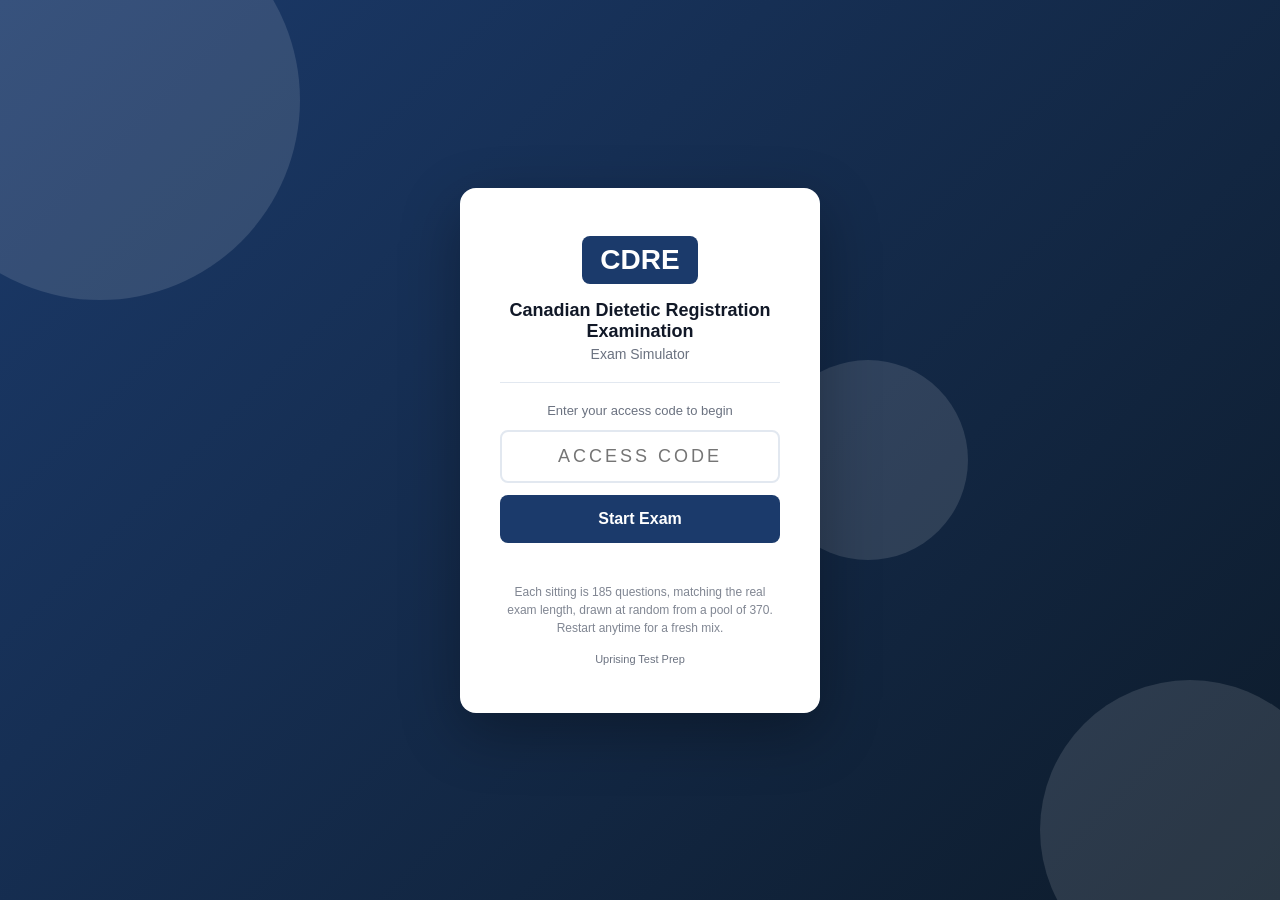
<file: index.html>
<!DOCTYPE html>
<html lang="en">
<head>
  <meta charset="UTF-8" />
  <meta name="viewport" content="width=device-width, initial-scale=1.0, viewport-fit=cover" />
  <meta name="apple-mobile-web-app-capable" content="yes" />
  <meta name="apple-mobile-web-app-status-bar-style" content="black-translucent" />
  <title>CDRE Exam Simulator</title>
  <link rel="stylesheet" href="style.css" />
</head>
<body>

<div id="access-gate">
  <div class="gate-bg-shapes">
    <div class="shape shape-1"></div>
    <div class="shape shape-2"></div>
    <div class="shape shape-3"></div>
  </div>
  <div class="gate-card">
    <div class="gate-logo">
      <div class="logo-badge">CDRE</div>
    </div>
    <h1 class="gate-title">Canadian Dietetic Registration Examination</h1>
    <p class="gate-subtitle">Exam Simulator</p>
    <div class="gate-divider"></div>
    <p class="gate-instruction">Enter your access code to begin</p>
    <input type="text" id="access-code-input" class="gate-input"
           placeholder="Access Code" autocomplete="off"
           maxlength="20" spellcheck="false" />
    <button id="access-btn" class="gate-btn">Start Exam</button>
    <p id="access-error" class="gate-error"></p>
    <p class="gate-pool-note">Each sitting is 185 questions, matching the real exam length, drawn at random from a pool of 370. Restart anytime for a fresh mix.</p>
    <p class="gate-hint">Uprising Test Prep</p>
  </div>
</div>

<div id="app" style="display:none">
  <header class="top-bar">
    <div class="bar-left">
      <span class="bar-logo">CDRE</span>
      <span class="bar-title">Exam Simulator</span>
    </div>
    <div class="bar-right">
      <span class="bar-timer" id="timer-display">--:--</span>
      <button class="bar-btn" id="flag-btn">Flag</button>
      <button class="bar-btn bar-btn-primary" id="submit-btn">
        <span class="btn-full">Submit Exam</span>
        <span class="btn-short">Submit</span>
      </button>
    </div>
  </header>

  <div class="progress-strip">
    <div class="progress-bar" id="progress-bar"></div>
  </div>

  <main class="exam-main">
    <div class="question-panel">
      <div class="q-meta">
        <span id="q-counter"></span>
        <span class="q-pool-chip" title="This sitting is 185 questions, matching the real exam length, drawn at random from a pool of 370. Restart for a fresh mix.">370 Questions Available</span>
        <span id="q-domain" class="q-domain-tag"></span>
        <span id="q-flag-indicator" class="flag-chip" style="display:none">Flagged</span>
      </div>
      <!-- Shared text for a linked cluster (a clinical case, a reading
           passage). It sits ABOVE the stem, which is the one thing that
           legitimately precedes it, and repeats on every question in the
           cluster so nobody has to page backwards. -->
      <div id="q-cluster-wrap" class="cluster-wrap" style="display:none"></div>
      <p id="question-text" class="q-text"></p>
      <!-- The picture sits BELOW the question text so the simulator matches
           the printed book exactly: stem, then picture, then options. They
           used to disagree (book put the picture under the stem, simulator put
           it above), so no single wording could be true in both places, and
           184 of MLPAO's 185 image questions said "shown above" while the
           book printed the picture below the sentence. Write stems with
           neutral wording ("the strip shown", "the diagram shows") and this
           whole class of bug cannot come back. -->
      <div id="q-image-wrap" style="display:none; margin-bottom:14px;"></div>
      <div id="options-list" class="options-list"></div>
      <div id="explanation-box" class="explanation-box" style="display:none">
        <div class="explanation-label">Explanation</div>
        <p id="explanation-text" class="explanation-text"></p>
      </div>
    </div>
    <div class="nav-bar">
      <button class="nav-btn" id="prev-btn">&#8592; Prev</button>
      <button class="nav-btn nav-btn-map" id="map-btn">Question Map</button>
      <button class="nav-btn nav-btn-next" id="next-btn">Next &#8594;</button>
    </div>
  </main>
</div>

<!-- Question Map Modal -->
<div id="map-modal" style="display:none">
  <div class="map-backdrop" id="map-backdrop"></div>
  <div class="map-panel">
    <div class="map-header">
      <span class="map-title">Question Map</span>
      <button id="map-close" class="map-close-btn">&#x2715; Close</button>
    </div>
    <div class="map-legend">
      <span class="leg-item"><span class="leg-swatch leg-answered"></span>Answered</span>
      <span class="leg-item"><span class="leg-swatch leg-flagged"></span>Flagged</span>
      <span class="leg-item"><span class="leg-swatch leg-unanswered"></span>Unanswered</span>
    </div>
    <div id="q-grid" class="q-grid"></div>
  </div>
</div>

<div id="results-screen" style="display:none">
  <div class="results-card">
    <div class="res-header">
      <div class="res-badge">CDRE</div>
      <h2 id="res-status" class="res-status"></h2>
      <p id="res-score" class="res-score"></p>
    </div>
    <div id="res-domains" class="res-domains"></div>
    <p class="mode-pool-note">This sitting drew 185 questions from a pool of 370. Restart for a fresh mix.</p>
    <button id="res-review-btn" class="res-btn">Review Answers</button>
    <button id="res-restart-btn" class="res-btn res-btn-secondary">Restart</button>
  </div>
</div>

<script src="questions.js"></script>
<script src="app.js"></script>
</body>
</html>
</file>
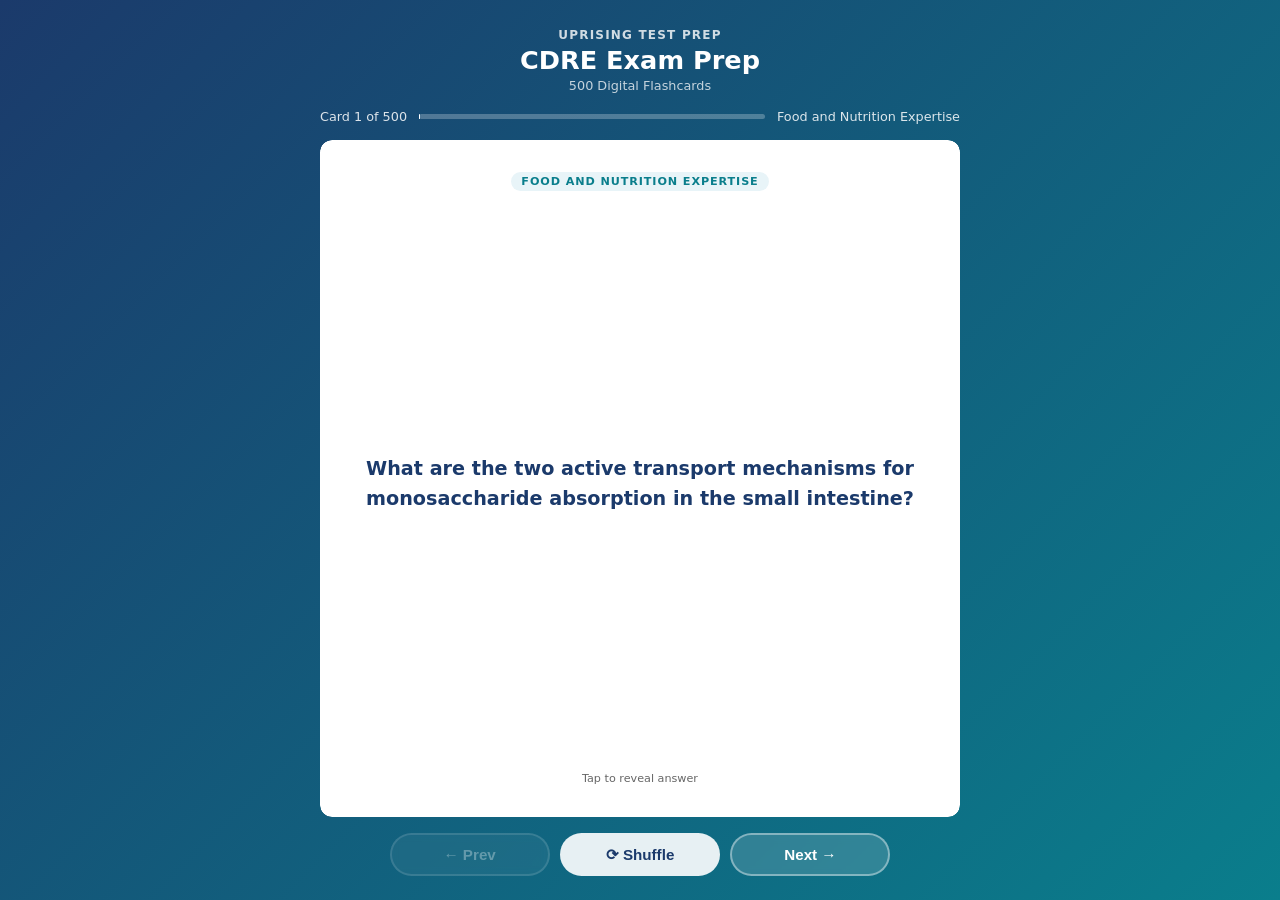
<file: flashcards/index.html>
<!DOCTYPE html>
<html lang="en">
<head>
  <meta charset="UTF-8">
  <meta name="viewport" content="width=device-width, initial-scale=1.0">
  <title>CDRE Exam Prep: Flashcards</title>
  <style>
    :root {
      --blue:   #1B3A6B;
      --teal:   #0A7E8C;
      --ltblue: #E8F4F8;
      --white:  #FFFFFF;
      --text:   #1A1A1A;
      --muted:  #666;
      --radius: 12px;
    }
    * { box-sizing: border-box; margin: 0; padding: 0; }
    html, body { height: 100%; }
    body {
      font-family: 'Segoe UI', system-ui, sans-serif;
      background: linear-gradient(135deg, var(--blue) 0%, var(--teal) 100%);
      /* Pinned, not min-height: the page must never grow, or the controls
         get pushed below the fold on iOS where 100dvh and height:100%
         disagree. The height:100% rule above is the pre-dvh fallback. */
      height: 100dvh;
      max-height: 100dvh;
      overflow: hidden;
      display: flex;
      flex-direction: column;
      align-items: center;
      padding: 1.25rem 1rem 1rem;
      gap: 0.75rem;
      overflow-x: hidden;
    }
    header { text-align: center; color: #fff; flex-shrink: 0; }
    header .brand { font-size: 0.75rem; font-weight: 700; letter-spacing: 0.1em; opacity: 0.8; text-transform: uppercase; }
    header h1 { font-size: 1.3rem; font-weight: 800; margin-top: 0.2rem; }
    header .subtitle { font-size: 0.8rem; opacity: 0.75; margin-top: 0.15rem; }
    #progress-info {
      display: flex; align-items: center; gap: 0.75rem;
      color: rgba(255,255,255,0.85); font-size: 0.8rem;
      flex-shrink: 0; width: 100%; max-width: 640px;
    }
    #progress-bar-track {
      flex: 1; background: rgba(255,255,255,0.25);
      border-radius: 4px; height: 5px;
    }
    #progress-bar-fill { height: 100%; background: #fff; border-radius: 4px; transition: width 0.3s; }
    .card-scene {
      width: 100%; max-width: 640px;
      perspective: 1200px;
      cursor: pointer;
      flex: 1; min-height: 0;
      display: flex; flex-direction: column;
    
      /* WebKit does not clip overflow inside a preserve-3d context, so the
         answer pane's own clip is dropped and a long answer paints over the
         Prev/Next row. This element only sets the perspective and is NOT
         itself in the 3D context, so its clip is honoured in every engine. */
      overflow: hidden;
      border-radius: var(--radius);
    }
    .card-inner {
      position: relative; width: 100%;
      flex: 1; min-height: 0;
      transition: transform 0.55s cubic-bezier(.4,0,.2,1);
      transform-style: preserve-3d;
    }
    .card-scene.flipped .card-inner { transform: rotateY(180deg); }
    .card-face {
      position: absolute; inset: 0;
      backface-visibility: hidden; -webkit-backface-visibility: hidden;
      border-radius: var(--radius);
      display: flex; flex-direction: column;
      padding: 1.5rem 1.75rem;
      box-shadow: 0 12px 40px rgba(0,0,0,0.2);
      overflow: hidden;
    
      /* Painting through a mask forces WebKit to allocate a real clipping
         layer for a 3D-transformed element, which is what makes the
         overflow:hidden and the rounded corners above actually apply. */
      -webkit-mask-image: -webkit-radial-gradient(#fff, #000);
              mask-image: radial-gradient(#fff, #000);
    }
    .card-front { background: var(--white); align-items: center; justify-content: center; }
    .card-back  { background: var(--ltblue); transform: rotateY(180deg); }
    .card-badge {
      font-size: 0.7rem; font-weight: 700; text-transform: uppercase;
      letter-spacing: 0.08em;
      background: var(--ltblue); color: var(--teal);
      padding: 0.2rem 0.65rem; border-radius: 20px;
      margin-bottom: 0.85rem; flex-shrink: 0;
    }
    .card-back .card-badge { background: rgba(10,126,140,0.12); }
    .card-front .q-text {
      font-size: 1.1rem; font-weight: 600; color: var(--blue); line-height: 1.55;
      text-align: center; overflow-y: auto; flex: 1;
      display: flex; align-items: center; justify-content: center;
      scrollbar-width: thin; scrollbar-color: rgba(27,58,107,0.3) transparent;
    }
    .card-back .a-label { font-size: 0.7rem; font-weight: 700; color: var(--teal); text-transform: uppercase; letter-spacing: 0.08em; margin-bottom: 0.4rem; flex-shrink: 0; }
    .card-back .a-text  {
      font-size: 0.975rem; color: var(--text); line-height: 1.65;
      overflow-y: auto; flex: 1; min-height: 0; padding-right: 4px;
      scrollbar-width: thin; scrollbar-color: rgba(10,126,140,0.4) transparent;
    
      -webkit-overflow-scrolling: touch;
      overscroll-behavior: contain;
    }
    .card-back .a-text::-webkit-scrollbar { width: 4px; }
    .card-back .a-text::-webkit-scrollbar-track { background: transparent; }
    .card-back .a-text::-webkit-scrollbar-thumb { background: rgba(10,126,140,0.4); border-radius: 4px; }
    .tap-hint { flex-shrink: 0; margin-top: 0.6rem; font-size: 0.7rem; color: var(--muted); text-align: center; }
    .card-back .tap-hint { color: var(--teal); opacity: 0.7; }
    .controls {
      display: flex; gap: 0.65rem; flex-wrap: nowrap;
      justify-content: center; flex-shrink: 0;
      width: 100%; max-width: 640px;
      padding-bottom: env(safe-area-inset-bottom, 0px);
    }
    .btn {
      padding: 0.6rem 1.2rem; border-radius: 50px;
      border: 2px solid rgba(255,255,255,0.4);
      background: rgba(255,255,255,0.15); color: #fff;
      font-weight: 700; font-size: 0.875rem; cursor: pointer;
      transition: all 0.2s; backdrop-filter: blur(4px);
      white-space: nowrap; flex: 1; max-width: 160px;
    }
    .btn:hover { background: rgba(255,255,255,0.3); border-color: rgba(255,255,255,0.7); }
    .btn:active { transform: scale(0.96); }
    .btn:disabled { opacity: 0.35; cursor: not-allowed; }
    .btn.btn-primary { background: rgba(255,255,255,0.9); color: var(--blue); border-color: transparent; }
    .btn.btn-primary:hover { background: #fff; }
    #loading { color: rgba(255,255,255,0.8); font-size: 1rem; text-align: center; padding: 3rem; flex: 1; }
    @media (min-width: 768px) {
      body { padding: 1.75rem 1.5rem 1.5rem; gap: 1rem; }
      header h1 { font-size: 1.6rem; }
      .card-face { padding: 2rem 2.5rem; }
      .card-front .q-text { font-size: 1.2rem; }
      .card-back .a-text { font-size: 1.05rem; }
      .btn { font-size: 0.95rem; padding: 0.65rem 1.4rem; }
    }
    @media (max-width: 380px) {
      body { padding: 0.75rem; gap: 0.5rem; }
      header .brand { font-size: 0.65rem; }
      header h1 { font-size: 1.1rem; }
      header .subtitle { display: none; }
      .card-face { padding: 1rem 1.1rem; }
      .card-front .q-text { font-size: 0.975rem; }
      .card-back .a-text { font-size: 0.875rem; }
      .btn { font-size: 0.8rem; padding: 0.5rem 0.75rem; }
    }
  </style>
</head>
<body>
<header>
  <div class="brand">Uprising Test Prep</div>
  <h1>CDRE Exam Prep</h1>
  <div class="subtitle">500 Digital Flashcards</div>
</header>
<div id="progress-info">
  <span id="card-counter">Card 1 of 500</span>
  <div id="progress-bar-track"><div id="progress-bar-fill" style="width:0%"></div></div>
  <span id="domain-label"></span>
</div>
<div id="loading">Loading flashcards...</div>
<div class="card-scene" id="card-scene" style="display:none" onclick="flipCard()">
  <div class="card-inner" id="card-inner">
    <div class="card-face card-front">
      <div class="card-badge" id="front-badge"></div>
      <div class="q-text" id="q-text"></div>
      <div class="tap-hint">Tap to reveal answer</div>
    </div>
    <div class="card-face card-back">
      <div class="card-badge" id="back-badge">Answer</div>
      <div class="a-label">Answer</div>
      <div class="a-text" id="a-text"></div>
      <div class="tap-hint">Tap to flip back</div>
    </div>
  </div>
</div>
<div class="controls" id="controls" style="display:none">
  <button class="btn" id="prev-btn" onclick="event.stopPropagation();move(-1)" disabled>&#8592; Prev</button>
  <button class="btn btn-primary" onclick="event.stopPropagation();shuffleCards()">&#10227; Shuffle</button>
  <button class="btn" id="next-btn" onclick="event.stopPropagation();move(1)">Next &#8594;</button>
</div>
<script>
const DOMAIN_LABELS = {
  food_and_nutrition_expertise: "Food and Nutrition Expertise",
  professionalism_and_ethics: "Professionalism and Ethics",
  communication_and_collaboration: "Communication and Collaboration",
  management_and_leadership: "Management and Leadership",
  nutrition_care: "Nutrition Care",
  population_health_promotion: "Population Health Promotion",
  food_provision: "Food Provision",
};
let cards   = [];
let current = 0;
async function init() {
  try {
    const res = await fetch('flashcards.json');
    if (!res.ok) throw new Error('Network error');
    cards = await res.json();
    document.getElementById('loading').style.display    = 'none';
    document.getElementById('card-scene').style.display = 'flex';
    document.getElementById('controls').style.display   = 'flex';
    show();
  } catch (e) {
    document.getElementById('loading').textContent = 'Error loading flashcards. Please try refreshing.';
  }
}
function domainLabel(key) {
  return DOMAIN_LABELS[key] || key.replace(/_/g, ' ').replace(/\b\w/g, c => c.toUpperCase());
}
function show() {
  const c = cards[current];
  document.getElementById('card-scene').classList.remove('flipped');
  document.getElementById('a-text').scrollTop = 0;
  const label = domainLabel(c.domain || c.chapter || '');
  document.getElementById('q-text').textContent       = c.front;
  document.getElementById('a-text').textContent       = c.back;
  document.getElementById('front-badge').textContent  = label;
  document.getElementById('back-badge').textContent   = label;
  document.getElementById('card-counter').textContent = `Card ${current+1} of ${cards.length}`;
  document.getElementById('domain-label').textContent = label;
  document.getElementById('progress-bar-fill').style.width = `${((current+1)/cards.length*100).toFixed(1)}%`;
  document.getElementById('prev-btn').disabled = current === 0;
  document.getElementById('next-btn').disabled = current === cards.length - 1;
}
function flipCard() { document.getElementById('card-scene').classList.toggle('flipped'); }
function move(dir) {
  const next = current + dir;
  if (next < 0 || next >= cards.length) return;
  current = next; show();
}
function shuffleCards() {
  for (let i = cards.length - 1; i > 0; i--) {
    const j = Math.floor(Math.random() * (i+1));
    [cards[i], cards[j]] = [cards[j], cards[i]];
  }
  current = 0; show();
}
document.addEventListener('keydown', e => {
  if (e.key === 'ArrowRight' || e.key === 'ArrowDown') move(1);
  else if (e.key === 'ArrowLeft' || e.key === 'ArrowUp') move(-1);
  else if (e.key === ' ' || e.key === 'Enter') { e.preventDefault(); flipCard(); }
});
init();
</script>
</body>
</html>
</file>
<file: style.css>
/* CDRE Exam Simulator, Styles */
:root {
  --primary:   #1B3A6B;
  --pass:      #059669;
  --fail:      #DC2626;
  --bg:        #F3F4F8;
  --card:      #FFFFFF;
  --border:    #E2E8F0;
  --text:      #111827;
  --muted:     #6B7280;
  --radius:    10px;
}
*, *::before, *::after { box-sizing: border-box; margin: 0; padding: 0; }
body {
  font-family: -apple-system, BlinkMacSystemFont, "Segoe UI", sans-serif;
  background: var(--bg);
  color: var(--text);
  height: 100vh;
  height: 100dvh;
  overflow: hidden;
  -webkit-text-size-adjust: 100%;
}

/* ── Access Gate ─────────────────────────────────────────────────────────── */
#access-gate {
  display: flex;
  align-items: center;
  justify-content: center;
  height: 100vh;
  height: 100dvh;
  background: linear-gradient(135deg, var(--primary) 0%, #0d1b2a 100%);
  position: relative;
  overflow: hidden;
  padding: 20px;
  padding-top: max(20px, env(safe-area-inset-top));
  padding-bottom: max(20px, env(safe-area-inset-bottom));
}
.gate-bg-shapes { position: absolute; inset: 0; pointer-events: none; }
.shape { position: absolute; border-radius: 50%; opacity: .12; background: #fff; }
.shape-1 { width: 400px; height: 400px; top: -100px; left: -100px; }
.shape-2 { width: 300px; height: 300px; bottom: -80px; right: -60px; }
.shape-3 { width: 200px; height: 200px; top: 40%; left: 60%; }
.gate-card {
  background: #fff;
  border-radius: 16px;
  padding: 48px 40px;
  text-align: center;
  width: 100%;
  max-width: 360px;
  position: relative;
  z-index: 1;
  box-shadow: 0 20px 60px rgba(0,0,0,.3);
}
.logo-badge {
  display: inline-block;
  background: var(--primary);
  color: #fff;
  font-weight: 800;
  font-size: 28px;
  padding: 8px 18px;
  border-radius: 8px;
}
.gate-title { font-size: 18px; font-weight: 700; margin-top: 16px; color: var(--text); }
.gate-subtitle { color: var(--muted); font-size: 14px; margin-top: 4px; }
.gate-divider { height: 1px; background: var(--border); margin: 20px 0; }
.gate-instruction { font-size: 13px; color: var(--muted); margin-bottom: 12px; }
.gate-input {
  width: 100%;
  padding: 14px 16px;
  border: 2px solid var(--border);
  border-radius: 8px;
  font-size: 18px;
  text-align: center;
  text-transform: uppercase;
  letter-spacing: 3px;
  outline: none;
}
.gate-input:focus { border-color: var(--primary); }
.gate-btn {
  width: 100%;
  margin-top: 12px;
  padding: 15px;
  background: var(--primary);
  color: #fff;
  border: none;
  border-radius: 8px;
  font-size: 16px;
  font-weight: 600;
  cursor: pointer;
  -webkit-tap-highlight-color: transparent;
}
.gate-btn:hover { opacity: .9; }
.gate-error { color: var(--fail); font-size: 13px; margin-top: 8px; min-height: 18px; }
.gate-hint { color: var(--muted); font-size: 11px; margin-top: 16px; }
.gate-pool-note { color: var(--muted); opacity: .85; font-size: 12px; margin-top: 14px; line-height: 1.5; }
.mode-pool-note { color: var(--muted); opacity: .85; font-size: 12.5px; text-align: center; margin: 4px 0 16px; line-height: 1.5; }

/* ── App shell ───────────────────────────────────────────────────────────── */
#app {
  display: flex;
  flex-direction: column;
  height: 100vh;
  height: 100dvh;
  padding-top: env(safe-area-inset-top);
}
.top-bar {
  display: flex;
  justify-content: space-between;
  align-items: center;
  background: var(--primary);
  color: #fff;
  padding: 0 20px;
  padding-left: max(20px, env(safe-area-inset-left));
  padding-right: max(20px, env(safe-area-inset-right));
  height: 52px;
  flex-shrink: 0;
  gap: 8px;
}
.bar-left { display: flex; align-items: center; gap: 8px; min-width: 0; }
.bar-logo { font-weight: 800; font-size: 18px; flex-shrink: 0; }
.bar-title { font-size: 14px; opacity: .8; white-space: nowrap; overflow: hidden; text-overflow: ellipsis; }
.bar-right { display: flex; align-items: center; gap: 8px; flex-shrink: 0; }
.bar-timer {
  font-variant-numeric: tabular-nums;
  font-size: 16px;
  font-weight: 600;
  min-width: 68px;
  text-align: right;
}
.bar-btn {
  padding: 7px 13px;
  background: rgba(255,255,255,.15);
  border: 1px solid rgba(255,255,255,.3);
  color: #fff;
  border-radius: 6px;
  cursor: pointer;
  font-size: 13px;
  white-space: nowrap;
  -webkit-tap-highlight-color: transparent;
  touch-action: manipulation;
}
.bar-btn:hover { background: rgba(255,255,255,.25); }
.bar-btn-primary {
  background: #fff;
  color: var(--primary);
  border-color: #fff;
  font-weight: 600;
}
.bar-btn-primary:hover { background: #f0f0f0; }
.btn-short { display: none; }
.btn-full  { display: inline; }

.progress-strip { height: 4px; background: rgba(0,0,0,.1); flex-shrink: 0; }
.progress-bar   { height: 100%; background: #4ade80; transition: width .3s; }

/* ── Main exam area ──────────────────────────────────────────────────────── */
.exam-main {
  flex: 1;
  overflow: hidden;
  display: flex;
  flex-direction: column;
  padding: 16px 20px 0;
  padding-left: max(16px, env(safe-area-inset-left));
  padding-right: max(16px, env(safe-area-inset-right));
  min-height: 0;
}
.question-panel { flex: 1; overflow-y: auto; padding-bottom: 12px; -webkit-overflow-scrolling: touch; }
.q-meta {
  display: flex;
  align-items: center;
  gap: 8px;
  margin-bottom: 12px;
  font-size: 13px;
  color: var(--muted);
  flex-wrap: wrap;
}
.q-domain-tag {
  background: var(--primary);
  color: #fff;
  padding: 2px 8px;
  border-radius: 4px;
  font-size: 11px;
  font-weight: 600;
}
.q-pool-chip {
  background: #EEF2FF;
  background: color-mix(in srgb, var(--primary) 12%, #fff);
  color: var(--primary);
  border: 1px solid var(--primary);
  padding: 2px 8px;
  border-radius: 10px;
  font-size: 11px;
  font-weight: 700;
  cursor: help;
  white-space: nowrap;
}
.flag-chip {
  background: #FEF3C7;
  color: #92400E;
  padding: 2px 8px;
  border-radius: 4px;
  font-size: 11px;
  font-weight: 600;
}
.cluster-wrap {
  border-left: 4px solid var(--primary, #1B3A6B);
  background: #F2F6FC; border-radius: 8px;
  padding: 10px 14px; margin-bottom: 16px;
}
.cluster-label {
  font-size: 11px; font-weight: 700; letter-spacing: 0.06em;
  text-transform: uppercase; color: var(--primary, #1B3A6B); margin-bottom: 6px;
}
.cluster-body {
  max-height: 38vh; overflow-y: auto; font-size: 15px; line-height: 1.6;
  -webkit-overflow-scrolling: touch;
}
.cluster-body p + p { margin-top: 10px; }
@media (min-width: 1100px) { .cluster-body { max-height: 52vh; } }

.q-image {
  max-width: 100%;
  /* Cap the height too. With only max-width, a tall exhibit renders at full
     width and pushes the stem and every option below the fold, so the question
     looks like it has no answers until the candidate scrolls. Found on CNPLE. */
  max-height: 62vh;
  width: auto;
  height: auto;
  object-fit: contain;
  border-radius: 6px;
  border: 1px solid var(--border);
  display: block;
  margin-bottom: 14px;
}
.q-text { font-size: 16px; line-height: 1.65; margin-bottom: 20px; }
.options-list { display: flex; flex-direction: column; gap: 10px; }
.option {
  display: flex;
  align-items: flex-start;
  gap: 12px;
  padding: 15px 16px;
  background: var(--card);
  border: 2px solid var(--border);
  border-radius: var(--radius);
  cursor: pointer;
  transition: .15s;
  -webkit-tap-highlight-color: transparent;
  touch-action: manipulation;
  min-height: 52px;
}
.option:hover  { border-color: var(--primary); background: #F8FAFF; }
.option.selected  { border-color: var(--primary); background: #EEF3FF; }
.option.correct   { border-color: #059669; background: #ECFDF5; }
.option.incorrect { border-color: #DC2626; background: #FEF2F2; }
.explanation-box {
  margin-top: 20px;
  padding: 16px 18px;
  background: #F0F9FF;
  border-left: 4px solid #2563EB;
  border-radius: 6px;
}
.explanation-label {
  font-size: 11px;
  font-weight: 700;
  text-transform: uppercase;
  letter-spacing: .06em;
  color: #2563EB;
  margin-bottom: 8px;
}
.explanation-text { font-size: 14.5px; line-height: 1.7; color: #1e293b; margin: 0; }
.opt-letter { font-weight: 700; font-size: 15px; color: var(--primary); min-width: 22px; padding-top: 1px; flex-shrink: 0; }
.opt-text   { font-size: 15px; line-height: 1.5; }

/* ── Nav bar ─────────────────────────────────────────────────────────────── */
.nav-bar {
  display: flex;
  align-items: center;
  gap: 8px;
  padding: 10px 0;
  padding-bottom: max(14px, env(safe-area-inset-bottom));
  flex-shrink: 0;
}
.nav-btn {
  flex: 1;
  padding: 13px 8px;
  background: var(--card);
  border: 1px solid var(--border);
  border-radius: 8px;
  cursor: pointer;
  font-size: 15px;
  font-weight: 500;
  text-align: center;
  -webkit-tap-highlight-color: transparent;
  touch-action: manipulation;
  min-height: 48px;
}
.nav-btn:hover      { background: #f0f0f0; }
.nav-btn-map {
  background: var(--bg);
  border-color: var(--primary);
  color: var(--primary);
  font-weight: 600;
}
.nav-btn-map:hover { background: #EEF3FF; }
.nav-btn-next {
  background: var(--primary);
  color: #fff;
  border-color: var(--primary);
}
.nav-btn-next:hover { opacity: .9; }

/* ── Question Map Modal ──────────────────────────────────────────────────── */
#map-modal {
  position: fixed;
  inset: 0;
  z-index: 1000;
  display: flex;
  flex-direction: column;
  justify-content: flex-end;
}
.map-backdrop { position: absolute; inset: 0; background: rgba(0,0,0,.5); }
.map-panel {
  position: relative;
  background: #fff;
  border-radius: 20px 20px 0 0;
  padding: 20px;
  padding-bottom: max(20px, env(safe-area-inset-bottom));
  max-height: 80vh;
  max-height: 80dvh;
  display: flex;
  flex-direction: column;
  box-shadow: 0 -4px 30px rgba(0,0,0,.2);
}
.map-header {
  display: flex;
  align-items: center;
  justify-content: space-between;
  margin-bottom: 12px;
  flex-shrink: 0;
}
.map-title { font-size: 17px; font-weight: 700; color: var(--text); }
.map-close-btn {
  padding: 8px 16px;
  background: var(--bg);
  border: 1px solid var(--border);
  border-radius: 8px;
  cursor: pointer;
  font-size: 14px;
  font-weight: 500;
  min-height: 40px;
  -webkit-tap-highlight-color: transparent;
  touch-action: manipulation;
}
.map-close-btn:hover { background: #e5e7eb; }
.map-legend { display: flex; gap: 16px; margin-bottom: 14px; flex-shrink: 0; flex-wrap: wrap; }
.leg-item { display: flex; align-items: center; gap: 6px; font-size: 13px; color: var(--muted); }
.leg-swatch {
  width: 16px;
  height: 16px;
  border-radius: 3px;
  border: 1px solid var(--border);
  background: var(--card);
  display: inline-block;
  flex-shrink: 0;
}
.leg-swatch.leg-answered  { background: var(--primary); border-color: var(--primary); }
.leg-swatch.leg-flagged   { background: #FEF3C7; border-color: #F59E0B; }
.leg-swatch.leg-unanswered { background: var(--card); }
.q-grid {
  display: flex;
  flex-wrap: wrap;
  gap: 6px;
  overflow-y: auto;
  flex: 1;
  padding-bottom: 8px;
  -webkit-overflow-scrolling: touch;
}
.grid-btn {
  width: 40px;
  height: 40px;
  border: 1px solid var(--border);
  border-radius: 6px;
  background: var(--card);
  font-size: 12px;
  cursor: pointer;
  font-weight: 500;
  -webkit-tap-highlight-color: transparent;
  touch-action: manipulation;
}
.grid-btn.answered { background: var(--primary); color: #fff; border-color: var(--primary); }
.grid-btn.flagged  { background: #FEF3C7; border-color: #F59E0B; }
.grid-btn.active   { outline: 3px solid var(--primary); outline-offset: 2px; }

/* ── Results ─────────────────────────────────────────────────────────────── */
#results-screen {
  display: flex;
  align-items: flex-start;
  justify-content: center;
  min-height: 100vh;
  min-height: 100dvh;
  background: var(--bg);
  overflow-y: auto;
  -webkit-overflow-scrolling: touch;
  padding: 20px 16px;
  padding-top: max(20px, env(safe-area-inset-top));
  padding-bottom: max(20px, env(safe-area-inset-bottom));
}
.results-card {
  background: var(--card);
  border-radius: 16px;
  padding: 40px;
  max-width: 480px;
  width: 100%;
  box-shadow: 0 8px 30px rgba(0,0,0,.1);
}
.res-header { text-align: center; margin-bottom: 24px; }
.res-badge {
  display: inline-block;
  background: var(--primary);
  color: #fff;
  font-weight: 800;
  font-size: 22px;
  padding: 6px 16px;
  border-radius: 8px;
}
.res-status { font-size: 36px; font-weight: 800; margin-top: 12px; }
.res-score  { font-size: 18px; color: var(--muted); margin-top: 4px; }
.res-domains { margin-bottom: 24px; display: flex; flex-direction: column; gap: 10px; }
.res-domain-row { display: flex; align-items: center; gap: 8px; font-size: 13px; }
.res-domain-name { width: 160px; font-weight: 500; flex-shrink: 0; }
.res-domain-bar-wrap { flex: 1; background: #E5E7EB; border-radius: 4px; height: 8px; overflow: hidden; }
.res-domain-bar { height: 100%; border-radius: 4px; transition: width .5s; }
.res-domain-pct { width: 36px; text-align: right; font-weight: 600; }
.res-btn {
  width: 100%;
  padding: 15px;
  background: var(--primary);
  color: #fff;
  border: none;
  border-radius: 8px;
  font-size: 15px;
  font-weight: 600;
  cursor: pointer;
  margin-bottom: 10px;
  min-height: 52px;
  -webkit-tap-highlight-color: transparent;
  touch-action: manipulation;
}
.res-btn:hover { opacity: .9; }
.res-btn-secondary {
  background: transparent;
  color: var(--primary);
  border: 2px solid var(--primary);
}
.res-btn-secondary:hover { background: var(--primary); color: #fff; }

/* ── Mobile breakpoint (phones ≤ 640px) ─────────────────────────────────── */
@media (max-width: 640px) {
  /* Gate card */
  .gate-card { padding: 32px 24px; }

  /* Top bar: hide long title text, swap Submit label */
  .bar-title  { display: none; }
  .btn-full   { display: none; }
  .btn-short  { display: inline; }
  .bar-right  { gap: 6px; }
  .bar-btn    { padding: 6px 10px; font-size: 12px; }
  .bar-timer  { font-size: 14px; min-width: 58px; }

  /* Exam main */
  .exam-main { padding: 12px 14px 0; }
  .q-text { font-size: 16px; }
  .opt-text { font-size: 15px; }

  /* Nav bar, bigger touch targets */
  .nav-btn { font-size: 14px; padding: 14px 6px; }

  /* Results */
  .results-card { padding: 28px 20px; }
  .res-domain-name { width: 110px; font-size: 12px; }
  .res-domain-pct  { font-size: 12px; }
  .res-status { font-size: 30px; }

  /* Map grid, slightly bigger buttons on phones */
  .grid-btn { width: 42px; height: 42px; }
}

/* ── Very small phones (≤ 380px) ────────────────────────────────────────── */
@media (max-width: 380px) {
  .bar-logo { font-size: 15px; }
  .bar-btn  { padding: 5px 8px; font-size: 11px; }
  .bar-timer { font-size: 13px; min-width: 52px; }
  .nav-btn  { font-size: 13px; }
  .grid-btn { width: 38px; height: 38px; font-size: 11px; }
}
</file>
